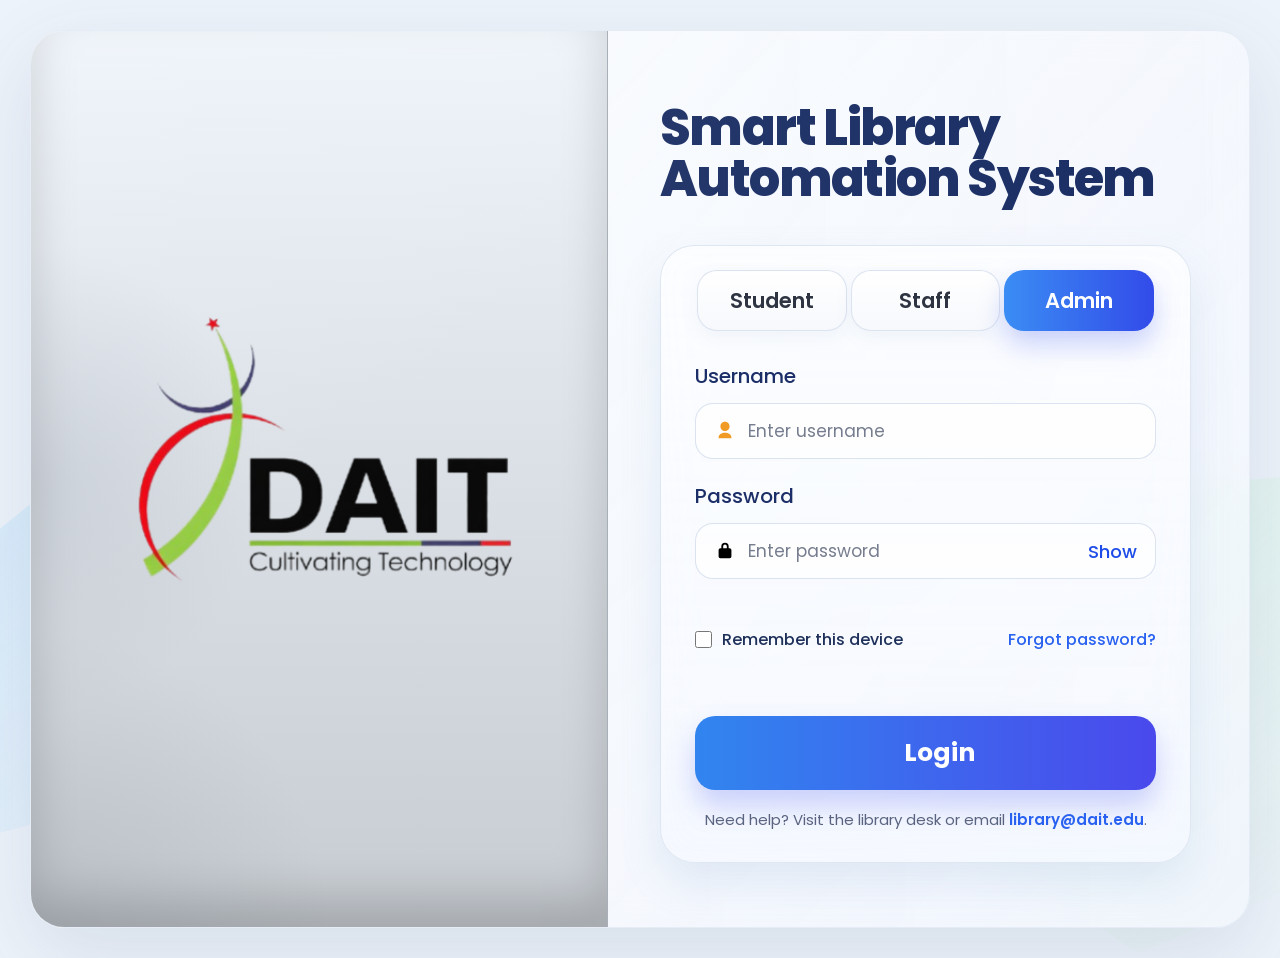
<file: lib m/index.html>
<!DOCTYPE html>
<html lang="en">
<head>
  <meta charset="UTF-8" />
  <meta name="viewport" content="width=device-width, initial-scale=1.0" />
  <meta http-equiv="Cache-Control" content="no-store, no-cache, must-revalidate, max-age=0" />
  <meta http-equiv="Pragma" content="no-cache" />
  <meta http-equiv="Expires" content="0" />
  <title>Smart Library Automation System - Login</title>
  <link rel="preconnect" href="https://fonts.googleapis.com">
  <link rel="preconnect" href="https://fonts.gstatic.com" crossorigin>
  <link href="https://fonts.googleapis.com/css2?family=Poppins:wght@400;500;600;700;800&display=swap" rel="stylesheet">
  <link rel="stylesheet" href="styles.css">
</head>
<body>
  <div class="main-container">
    <div class="left-panel" aria-label="Library overview">
      <div class="logo-wrap">
        <img src="logo.png" alt="DAIT Logo">
      </div>
    </div>

    <div class="right-panel" aria-label="Login form">
      <div class="login-shell">
        <h1 class="title">Smart Library<br>Automation System</h1>

        <div class="login-card">
          <div class="role-tabs" role="tablist">
            <button class="role-tab" data-role="student" type="button">Student</button>
            <button class="role-tab" data-role="staff" type="button">Staff</button>
            <button class="role-tab active" data-role="admin" type="button">Admin</button>
          </div>

          <input type="hidden" id="role" value="admin">

          <div class="form-group">
            <label id="usernameLabel" for="username">Username</label>
            <div class="input-box">
              <span class="icon" aria-hidden="true">
                <svg viewBox="0 0 24 24" focusable="false">
                  <path d="M12 12c2.76 0 5-2.24 5-5S14.76 2 12 2 7 4.24 7 7s2.24 5 5 5Zm0 2c-3.87 0-7 2.24-7 5v1h14v-1c0-2.76-3.13-5-7-5Z"></path>
                </svg>
              </span>
              <input type="text" id="username" placeholder="Enter username" autocomplete="username">
            </div>
          </div>

          <div class="form-group">
            <label for="password">Password</label>
            <div class="input-box">
              <span class="icon" aria-hidden="true">
                <svg viewBox="0 0 24 24" focusable="false">
                  <path d="M17 9h-1V7a4 4 0 1 0-8 0v2H7a2 2 0 0 0-2 2v7a2 2 0 0 0 2 2h10a2 2 0 0 0 2-2v-7a2 2 0 0 0-2-2Zm-6 6.73V17a1 1 0 1 0 2 0v-1.27a2 2 0 1 0-2 0ZM10 9V7a2 2 0 1 1 4 0v2h-4Z"></path>
                </svg>
              </span>
              <input type="password" id="password" placeholder="Enter password" autocomplete="current-password">
              <button class="toggle-password" id="passwordToggle" type="button" aria-label="Show password">Show</button>
            </div>
            <p class="caps-warning" id="capsWarning" aria-live="polite"></p>
          </div>

          <div class="extra-row">
            <label class="remember-wrap">
              <input type="checkbox" id="rememberMe">
              <span>Remember this device</span>
            </label>

            <button class="forgot-link" type="button" onclick="showForgotPasswordHelp()">Forgot password?</button>
          </div>

          <p class="error-message" id="loginError" aria-live="polite"></p>

          <button class="login-btn" type="button" onclick="login()">
            <span class="loader" aria-hidden="true"></span>
            <span class="btn-text">Login</span>
          </button>

          <p class="help-text">
            Need help? Visit the library desk or email
            <a href="mailto:library@dait.edu">library@dait.edu</a>.
          </p>
        </div>
      </div>
    </div>
  </div>

<script>
const BASE_URL =
  window.LMS_API_BASE_URL ||
  localStorage.getItem("lmsApiBaseUrl") ||
  document.querySelector('meta[name="api-base-url"]')?.content ||
  "http://localhost:8080";
const loginError = document.getElementById("loginError");
const passwordInput = document.getElementById("password");
const roleButtons = document.querySelectorAll(".role-tab");
const loginButton = document.querySelector(".login-btn");
const rememberMeCheckbox = document.getElementById("rememberMe");
const usernameInput = document.getElementById("username");
const capsWarning = document.getElementById("capsWarning");
const passwordToggle = document.getElementById("passwordToggle");
const destinationByRole = {
  student: "student.html",
  staff: "staff.html",
  admin: "admin.html"
};
let passwordHideTimer = null;
let sessionRestoreInFlight = false;

function hidePassword() {
  if (!passwordInput || !passwordToggle) return;
  passwordInput.type = "password";
  passwordToggle.textContent = "Show";
  passwordToggle.setAttribute("aria-label", "Show password");
  if (passwordHideTimer) {
    clearTimeout(passwordHideTimer);
    passwordHideTimer = null;
  }
}

function showPasswordTemporarily() {
  if (!passwordInput || !passwordToggle) return;
  passwordInput.type = "text";
  passwordToggle.textContent = "Hide";
  passwordToggle.setAttribute("aria-label", "Hide password");
  if (passwordHideTimer) clearTimeout(passwordHideTimer);
  passwordHideTimer = setTimeout(() => {
    hidePassword();
  }, 2000);
}

function clearLoginFields() {
  if (usernameInput) usernameInput.value = "";
  if (passwordInput) passwordInput.value = "";
  clearError();
  updateCapsWarning(false);
}

function setRole(role, clearTypedValues = false){
  const roleInput = document.getElementById("role");
  if (roleInput) roleInput.value = role;

  roleButtons.forEach(btn => {
    btn.classList.toggle("active", btn.dataset.role === role);
  });

  const usernameLabel = document.getElementById("usernameLabel");
  const usernameInput = document.getElementById("username");

  if (!usernameLabel || !usernameInput) return;

  if (role === "student") {
    usernameLabel.textContent = "Roll Number";
    usernameInput.placeholder = "Enter roll number";
  } else {
    usernameLabel.textContent = role === "staff" ? "Staff Code or Email" : "Username";
    usernameInput.placeholder = role === "staff" ? "Enter staff code or email" : "Enter username";
  }

  if (clearTypedValues) {
    clearLoginFields();
  }
}

function showError(message){
  if (!loginError) return;
  loginError.textContent = message;
  loginError.classList.add("visible");
}

function clearError(){
  if (!loginError) return;
  loginError.textContent = "";
  loginError.classList.remove("visible");
}

function showForgotPasswordHelp() {
  const message = "Please contact the library desk or email library@dait.edu to reset your password.";
  if (window.Swal) {
    Swal.fire({
      icon: "info",
      title: "Password Reset Help",
      text: message,
      confirmButtonColor: "#2962f0"
    });
    return;
  }
  alert(message);
}

function setLoading(active){
  if (!loginButton) return;
  loginButton.disabled = active;
  loginButton.classList.toggle("loading", active);
  const btnText = loginButton.querySelector(".btn-text");
  if (btnText) btnText.textContent = active ? "Logging in..." : "Login";
}

function getAuthHeader(username, password) {
  return "Basic " + btoa(`${username}:${password}`);
}

function updateCapsWarning(active){
  if (!capsWarning) return;
  capsWarning.textContent = active ? "Caps Lock is ON" : "";
  capsWarning.classList.toggle("visible", active);
}

async function validateBasicAuth(role, username, password) {
  const endpointByRole = {
    admin: `${BASE_URL}/api/books/all`,
    staff: `${BASE_URL}/api/staff/all`,
    student: `${BASE_URL}/api/students/getall`
  };
  const endpoint = endpointByRole[role];
  if (!endpoint) return false;

  const res = await fetch(endpoint, {
    method: "GET",
    headers: {
      "Authorization": getAuthHeader(username, password)
    }
  });
  return res.ok;
}

async function loginAdminWithApi(username, password) {
  try {
    const res = await fetch(`${BASE_URL}/api/admin/login`, {
      method: "POST",
      headers: { "Content-Type": "application/json" },
      body: JSON.stringify({
        username,
        password
      })
    });

    if (res.ok) {
      return { ok: true };
    }

    if (res.status === 401 || res.status === 403 || res.status === 400 || res.status === 500) {
      return {
        ok: false,
        message: "Invalid admin username or password"
      };
    }

    return {
      ok: false,
      message: `Admin login failed (${res.status})`
    };
  } catch (error) {
    return {
      ok: false,
      message: error?.message || "Unable to login with admin credentials"
    };
  }
}

async function loginStaffWithApi(loginId, password) {
  try {
    const res = await fetch(`${BASE_URL}/api/auth/staff/login`, {
      method: "POST",
      headers: { "Content-Type": "application/json" },
      body: JSON.stringify({
        loginId,
        password
      })
    });

    if (res.ok) {
      const payload = await res.json().catch(() => null);
      return {
        ok: Boolean(payload?.success ?? true),
        staff: payload || null,
        message: payload?.message || ""
      };
    }

    if (res.status === 401 || res.status === 403 || res.status === 400 || res.status === 500) {
      return {
        ok: false,
        message: "Invalid staff credentials"
      };
    }

    return {
      ok: false,
      message: `Staff login failed (${res.status})`
    };
  } catch (error) {
    return {
      ok: false,
      message: error?.message || "Unable to login with staff credentials"
    };
  }
}

async function loginStudentWithApi(rollNumber, password) {
  const candidateUrls = [
    `${BASE_URL}/api/students/student/login`,
    `${BASE_URL}/student/login`
  ];

  let lastError = null;
  for (const url of candidateUrls) {
    try {
      const res = await fetch(url, {
        method: "POST",
        headers: { "Content-Type": "application/json" },
        body: JSON.stringify({
          rollNumber,
          password
        })
      });

      if (res.ok) {
        const text = (await res.text()).trim();
        return {
          ok: true,
          message: text
        };
      }

      if (res.status === 401 || res.status === 403 || res.status === 400 || res.status === 500) {
        return {
          ok: false,
          message: "Invalid student roll number or password"
        };
      }

      lastError = `Student login failed (${res.status})`;
    } catch (error) {
      lastError = error;
    }
  }

  return {
    ok: false,
    message: lastError?.message || "Unable to login with student credentials"
  };
}

function normalizeRole(role) {
  return role === "admin" || role === "staff" || role === "student" ? role : "admin";
}

function isSupportedRole(role) {
  return role === "admin" || role === "staff" || role === "student";
}

function clearStoredSession() {
  sessionStorage.removeItem("lmsRole");
  sessionStorage.removeItem("lmsUsername");
  sessionStorage.removeItem("lmsAuthHeader");
  sessionStorage.removeItem("lmsStudent");
  sessionStorage.removeItem("lmsStaff");
}

function redirectToRoleDashboard(role) {
  const destination = destinationByRole[role];
  if (destination) {
    window.location.replace(destination);
  }
}

async function redirectIfSessionIsActive() {
  if (sessionRestoreInFlight) return false;

  const role = String(sessionStorage.getItem("lmsRole") || "").trim().toLowerCase();
  const username = String(sessionStorage.getItem("lmsUsername") || "").trim();
  const authHeader = String(sessionStorage.getItem("lmsAuthHeader") || "").trim();

  if (!isSupportedRole(role) || !username || !authHeader) {
    return false;
  }

  sessionRestoreInFlight = true;

  try {
    const res = await fetch(`${BASE_URL}/api/auth/session`, {
      headers: {
        Authorization: authHeader,
        "Cache-Control": "no-store"
      }
    });

    if (!res.ok) {
      clearStoredSession();
      return false;
    }

    const session = await res.json();
    const activeRole = String(session?.role || "").trim().toLowerCase();
    const activeUsername = String(session?.username || "").trim();
    const sessionMatches = activeRole === role && activeUsername.toLowerCase() === username.toLowerCase();

    if (!sessionMatches) {
      clearStoredSession();
      return false;
    }

    redirectToRoleDashboard(role);
    return true;
  } catch (error) {
    clearStoredSession();
    return false;
  } finally {
    sessionRestoreInFlight = false;
  }
}

async function login() {
  const role = normalizeRole(document.getElementById("role")?.value);
  const username = (document.getElementById("username")?.value || "").trim();
  const password = document.getElementById("password")?.value || "";
  let staffResult = null;

  clearError();

  if (!username || !password) {
    showError("Please enter both username and password");
    return;
  }

  setLoading(true);

  try {
    if (role === "student") {
      const result = await loginStudentWithApi(username, password);
      if (!result.ok) {
        showError(result.message || "Invalid student roll number or password");
        return;
      }
    } else if (role === "admin") {
      const result = await loginAdminWithApi(username, password);
      if (!result.ok) {
        showError(result.message || "Invalid admin username or password");
        return;
      }
    } else if (role === "staff") {
      const result = await loginStaffWithApi(username, password);
      if (!result.ok) {
        showError(result.message || "Invalid staff credentials");
        return;
      }
      staffResult = result;
    } else {
      const valid = await validateBasicAuth(role, username, password);
      if (!valid) {
        showError(role === "staff" ? "Invalid staff credentials" : "Invalid admin credentials");
        return;
      }
    }

    if (rememberMeCheckbox?.checked) {
      localStorage.setItem("lmsSavedUsername", username);
      localStorage.setItem("lmsSavedRole", role);
      localStorage.setItem("lmsRememberMe", "true");
    } else {
      localStorage.removeItem("lmsSavedUsername");
      localStorage.removeItem("lmsSavedRole");
      localStorage.removeItem("lmsRememberMe");
    }

    sessionStorage.setItem("lmsRole", role);
    const sessionUsername = role === "staff"
      ? String(staffResult?.staff?.staffCode || username).trim()
      : username;
    sessionStorage.setItem("lmsUsername", sessionUsername);
    sessionStorage.setItem("lmsAuthHeader", getAuthHeader(sessionUsername, password));
    if (role === "student") {
      sessionStorage.setItem("lmsStudent", JSON.stringify({ rollNumber: username }));
      sessionStorage.removeItem("lmsStaff");
    } else {
      sessionStorage.removeItem("lmsStudent");
      if (role === "staff") {
        sessionStorage.setItem("lmsStaff", JSON.stringify(staffResult?.staff || {}));
      } else {
        sessionStorage.removeItem("lmsStaff");
      }
    }

    window.location.replace(destinationByRole[role]);
  } catch (error) {
    showError("Unable to connect to the server. Please try again.");
  } finally {
    setLoading(false);
  }
}

passwordToggle?.addEventListener("click", () => {
  if (passwordInput?.type === "password") {
    showPasswordTemporarily();
  } else {
    hidePassword();
  }
});

passwordInput?.addEventListener("keydown", (event) => {
  updateCapsWarning(event.getModifierState("CapsLock"));
});

passwordInput?.addEventListener("keyup", (event) => {
  updateCapsWarning(event.getModifierState("CapsLock"));
});

passwordInput?.addEventListener("blur", () => {
  updateCapsWarning(false);
  hidePassword();
});

usernameInput?.addEventListener("input", clearError);
passwordInput?.addEventListener("input", clearError);

document.addEventListener("keydown", (event) => {
  if (event.key === "Enter") {
    login();
  }
});

roleButtons.forEach(button => {
  button.addEventListener("click", () => setRole(button.dataset.role, true));
});

window.addEventListener("pageshow", (event) => {
  if (!event.persisted) return;
  redirectIfSessionIsActive();
});

window.addEventListener("DOMContentLoaded", async () => {
  const redirected = await redirectIfSessionIsActive();
  if (redirected) return;

  const remembered = localStorage.getItem("lmsRememberMe") === "true";
  const savedRole = normalizeRole(localStorage.getItem("lmsSavedRole") || "admin");
  const savedUsername = localStorage.getItem("lmsSavedUsername") || "";

  setRole(savedRole, false);

  if (rememberMeCheckbox) rememberMeCheckbox.checked = remembered;
  if (remembered && usernameInput) usernameInput.value = savedUsername;
});
</script>
</body>
</html>
</file>
<file: lib m/styles.css>
* {
  margin: 0;
  padding: 0;
  box-sizing: border-box;
  font-family: "Poppins", sans-serif;
}

html,
body {
  min-height: 100%;
}

body {
  min-height: 100vh;
  display: flex;
  align-items: center;
  justify-content: center;
  background: #edf3fa;
  padding: 30px;
  position: relative;
  overflow: auto;
}

body::before,
body::after {
  content: "";
  position: fixed;
  inset: auto;
  pointer-events: none;
  z-index: 0;
  filter: blur(0.5px);
}

body::before {
  left: -8vw;
  bottom: 7vh;
  width: 42vw;
  height: 42vw;
  background: linear-gradient(140deg, rgba(171, 220, 255, 0.44), rgba(255, 255, 255, 0.04));
  clip-path: polygon(0 58%, 62% 8%, 100% 78%, 16% 100%);
}

body::after {
  right: -10vw;
  bottom: -6vh;
  width: 48vw;
  height: 38vw;
  background: linear-gradient(140deg, rgba(198, 245, 214, 0.42), rgba(255, 255, 255, 0.06));
  clip-path: polygon(16% 8%, 100% 0, 100% 76%, 56% 100%, 0 48%);
}

.main-container {
  position: relative;
  z-index: 1;
  width: 100%;
  max-width: 1468px;
  min-height: auto;
  background: linear-gradient(135deg, rgba(255, 255, 255, 0.72), rgba(245, 248, 255, 0.64));
  border-radius: 34px;
  overflow: hidden;
  display: grid;
  grid-template-columns: 1.01fr 0.99fr;
  border: 1px solid rgba(224, 232, 243, 0.72);
  box-shadow: 0 26px 80px rgba(47, 72, 116, 0.12);
  backdrop-filter: blur(20px);
}

.main-container::before {
  content: "";
  position: absolute;
  inset: 0;
  background: linear-gradient(90deg, rgba(255, 255, 255, 0.12), rgba(215, 227, 244, 0.04));
  pointer-events: none;
}

.left-panel {
  position: relative;
  display: flex;
  align-items: center;
  justify-content: center;
  padding: 52px 40px;
  background: #edf3fa;
  border-right: 1px solid rgba(103, 110, 121, 0.5);
  box-shadow:
    inset 0 18px 42px rgba(255, 255, 255, 0.06),
    inset 0 -28px 48px rgba(0, 0, 0, 0.18);
}

.left-panel::before {
  content: "";
  position: absolute;
  inset: 0;
  background:
    radial-gradient(circle at 0% 50%, rgba(146, 154, 166, 0.22), transparent 32%),
    radial-gradient(circle at 0% 100%, rgba(116, 124, 135, 0.18), transparent 28%),
    linear-gradient(145deg, rgba(255, 255, 255, 0.1), transparent 55%),
    linear-gradient(180deg, rgba(255, 255, 255, 0.06), rgba(0, 0, 0, 0.16));
  pointer-events: none;
}

.logo-wrap {
  position: relative;
  z-index: 1;
  width: 100%;
  display: flex;
  align-items: center;
  justify-content: center;
}

.logo-wrap img {
  max-width: 100%;
  max-height: 560px;
  width: auto;
  height: auto;
  object-fit: contain;
  display: block;
  transform: scale(1.08);
}

.right-panel {
  display: flex;
  align-items: center;
  justify-content: center;
  padding: 72px 58px 64px 52px;
}

.login-shell {
  width: 100%;
  max-width: 624px;
}

.title {
  color: #12265e;
  font-size: 50px;
  line-height: 1.02;
  font-weight: 800;
  margin-bottom: 40px;
  letter-spacing: -1.6px;
}

.login-card {
  background: linear-gradient(180deg, rgba(252, 253, 255, 0.88), rgba(244, 248, 255, 0.76));
  border: 1px solid rgba(221, 230, 242, 0.94);
  border-radius: 34px;
  padding: 22px 34px 30px;
  box-shadow: 0 20px 42px rgba(110, 149, 201, 0.16);
  backdrop-filter: blur(20px);
}

.role-tabs {
  display: grid;
  grid-template-columns: repeat(3, 1fr);
  gap: 4px;
  margin-bottom: 28px;
  padding: 2px;
}

.role-tab {
  border: 1px solid rgba(217, 226, 239, 0.92);
  background: linear-gradient(180deg, rgba(255, 255, 255, 0.94), rgba(246, 248, 252, 0.94));
  color: #2e3441;
  border-radius: 20px;
  padding: 14px 10px;
  font-size: 21px;
  font-weight: 600;
  cursor: pointer;
  transition: 0.25s ease;
  box-shadow: 0 6px 18px rgba(95, 126, 173, 0.08);
}

.role-tab:hover {
  transform: translateY(-1px);
  box-shadow: 0 8px 18px rgba(70, 104, 168, 0.12);
}

.role-tab.active {
  border: none;
  color: #fff;
  background: linear-gradient(90deg, #3b8df4, #324be9);
  box-shadow: 0 14px 26px rgba(74, 99, 240, 0.28);
}

.form-group {
  margin-bottom: 22px;
}

.form-group label {
  display: block;
  font-size: 20px;
  font-weight: 500;
  color: #1b2e67;
  margin-bottom: 12px;
}

.input-box {
  display: flex;
  align-items: center;
  gap: 12px;
  min-height: 56px;
  padding: 0 18px;
  border-radius: 18px;
  border: 1px solid rgba(217, 226, 239, 0.96);
  background: rgba(255, 255, 255, 0.72);
  transition: 0.2s ease;
}

.input-box:focus-within {
  border-color: #94b2ff;
  box-shadow: 0 0 0 4px rgba(47, 128, 237, 0.06);
}

.icon {
  display: inline-flex;
  align-items: center;
  justify-content: center;
  width: 22px;
  height: 22px;
  flex: 0 0 22px;
}

.icon svg {
  width: 100%;
  height: 100%;
  fill: currentColor;
}

.form-group:first-of-type .icon {
  color: #8d49ac;
}

.form-group:nth-of-type(2) .icon {
  color: #f19b27;
}

.input-box input {
  flex: 1;
  border: none;
  outline: none;
  background: transparent;
  font-size: 17px;
  color: #20304f;
}

.input-box input::placeholder {
  color: #767d8e;
}

.toggle-password {
  border: none;
  background: transparent;
  color: #1f4ce8;
  font-size: 18px;
  font-weight: 500;
  cursor: pointer;
}

input[type="password"]::-ms-reveal,
input[type="password"]::-ms-clear {
  display: none;
}

input[type="password"]::-webkit-credentials-auto-fill-button {
  visibility: hidden;
  display: none !important;
  pointer-events: none;
}

.caps-warning {
  min-height: 18px;
  margin-top: 8px;
  font-size: 13px;
  color: #f97316;
  opacity: 0;
  transition: opacity 0.3s ease;
}

.caps-warning.visible {
  opacity: 1;
}

.extra-row {
  margin-top: 2px;
  margin-bottom: 26px;
  display: flex;
  align-items: center;
  justify-content: space-between;
  gap: 12px;
  flex-wrap: wrap;
}

.remember-wrap {
  display: flex;
  align-items: center;
  gap: 10px;
  color: #1f315b;
  font-size: 16px;
  font-weight: 500;
}

.remember-wrap input {
  width: 17px;
  height: 17px;
  accent-color: #316df2;
  cursor: pointer;
}

.forgot-link {
  color: #2962f0;
  font-size: 16px;
  font-weight: 500;
  text-decoration: none;
  background: none;
  border: none;
  padding: 0;
  cursor: pointer;
}

.forgot-link:hover {
  text-decoration: underline;
}

.error-message {
  min-height: 24px;
  margin-bottom: 14px;
  font-size: 14px;
  color: #dc2626;
  opacity: 0;
  transition: opacity 0.3s ease;
}

.error-message.visible {
  opacity: 1;
}

.login-btn {
  width: 100%;
  border: none;
  border-radius: 20px;
  padding: 18px;
  font-size: 25px;
  font-weight: 700;
  color: #fff;
  background: linear-gradient(90deg, #3185ef, #4a49ec);
  cursor: pointer;
  box-shadow: 0 16px 28px rgba(74, 90, 240, 0.26);
  transition: 0.25s ease;
  display: flex;
  align-items: center;
  justify-content: center;
  gap: 10px;
}

.login-btn:hover:not(.loading) {
  transform: translateY(-2px);
  box-shadow: 0 20px 34px rgba(74, 67, 240, 0.28);
}

.login-btn.loading {
  pointer-events: none;
}

.login-btn .loader {
  width: 18px;
  height: 18px;
  border: 2px solid rgba(255, 255, 255, 0.4);
  border-top-color: #fff;
  border-radius: 50%;
  opacity: 0;
  animation: spin 0.8s linear infinite;
}

.login-btn.loading .loader {
  opacity: 1;
}

.help-text {
  text-align: center;
  margin-top: 18px;
  font-size: 15px;
  color: #5a6480;
  line-height: 1.6;
}

.help-text a {
  color: #2962f0;
  font-weight: 600;
  text-decoration: none;
}

.help-text a:hover {
  text-decoration: underline;
}

@keyframes spin {
  to {
    transform: rotate(360deg);
  }
}

@media (max-width: 980px) {
  body {
    padding: 20px;
  }

  .main-container {
    grid-template-columns: 1fr;
    min-height: auto;
  }

  .left-panel {
    min-height: 260px;
    padding: 28px 22px;
    border-right: none;
    border-bottom: 1px solid rgba(229, 236, 246, 0.72);
  }

  .logo-wrap img {
    max-width: min(72%, 420px);
    max-height: 320px;
    transform: none;
  }

  .right-panel {
    padding: 34px 20px 28px;
  }

  .login-shell {
    max-width: 100%;
  }

  .title {
    font-size: clamp(38px, 6vw, 56px);
    margin-bottom: 28px;
  }
}

@media (max-width: 640px) {
  body {
    padding: 12px;
  }

  .main-container {
    border-radius: 24px;
  }

  .main-container {
    border-radius: 24px;
  }

  .left-panel {
    padding: 22px 18px;
    min-height: 240px;
  }

  .right-panel {
    padding: 24px 14px 22px;
  }

  .title {
    font-size: 34px;
    margin-bottom: 24px;
  }

  .login-card {
    padding: 18px 16px 22px;
    border-radius: 22px;
  }

  .role-tabs {
    gap: 8px;
  }

  .role-tab {
    font-size: 16px;
    padding: 13px 8px;
    border-radius: 14px;
  }

  .form-group label {
    font-size: 18px;
  }

  .input-box {
    min-height: 56px;
    padding: 0 14px;
  }

  .input-box input,
  .toggle-password,
  .remember-wrap,
  .forgot-link {
    font-size: 15px;
  }

  .login-btn {
    font-size: 20px;
    padding: 15px;
  }

  .help-text {
    font-size: 14px;
  }
}

@media (max-width: 520px) {
  .role-tabs {
    grid-template-columns: 1fr;
  }

  .role-tab {
    font-size: 15px;
    padding: 12px 10px;
  }

  .extra-row {
    flex-direction: column;
    align-items: stretch;
  }

  .forgot-link {
    text-align: right;
    width: 100%;
  }

  .input-box {
    gap: 10px;
  }
}
</file>
